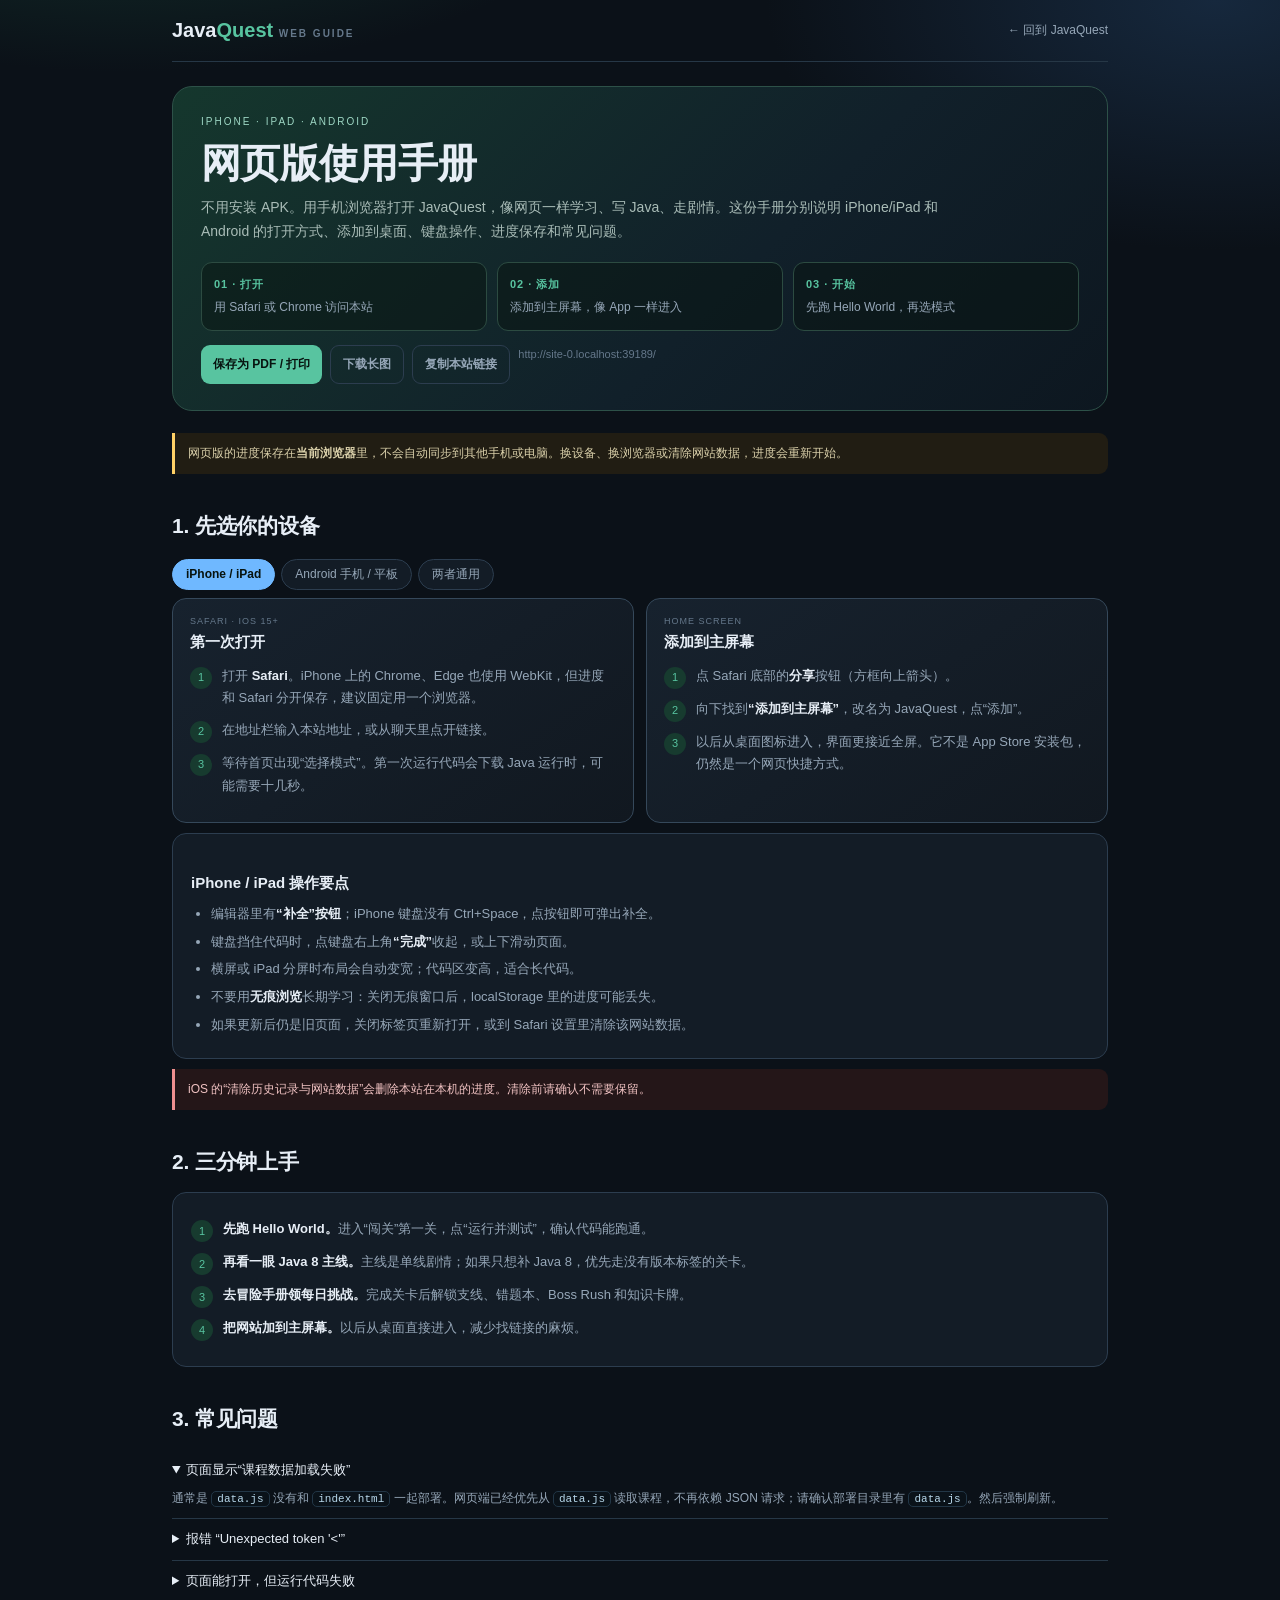
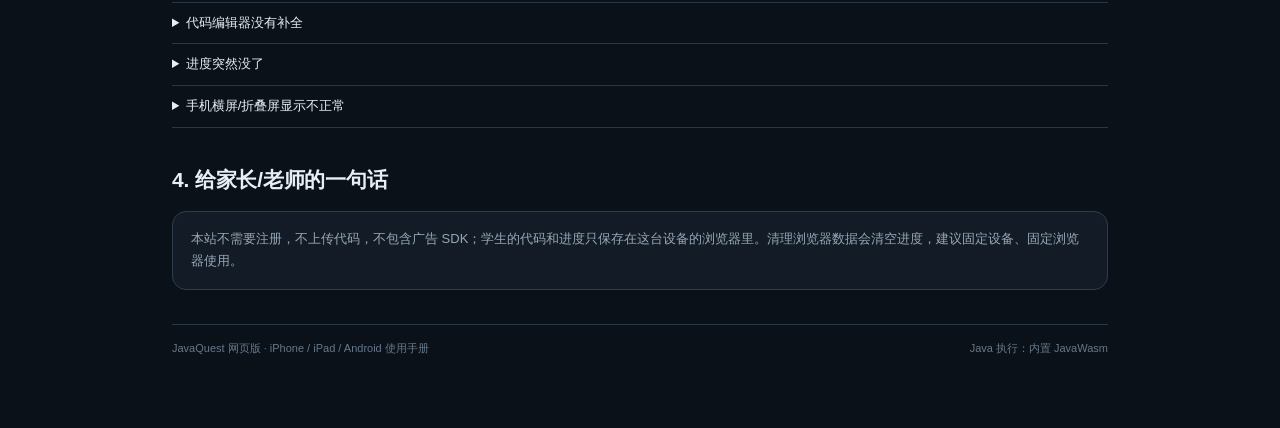
<file: guide.html>
<!doctype html>
<html lang="zh-CN">
<head>
<meta charset="utf-8">
<meta name="viewport" content="width=device-width, initial-scale=1, viewport-fit=cover">
<meta name="theme-color" content="#0b1118">
<title>JavaQuest 网页版 · iPhone / iPad / Android 使用手册</title>
<style>
:root{--bg:#0b1118;--surface:#131c26;--surface2:#182432;--border:#2c3d4f;--text:#e7eef6;--muted:#96a7b8;--dim:#65788b;--accent:#58c4a0;--blue:#6fb8ff;--purple:#c792ea;--yellow:#ffd166;--red:#ef8f8f}
*{box-sizing:border-box}html{scroll-behavior:smooth}body{margin:0;background:radial-gradient(1000px 500px at 10% -10%,#153b32 0,transparent 55%),radial-gradient(900px 500px at 95% 0,#16283d 0,transparent 50%),var(--bg);color:var(--text);font:15px/1.75 -apple-system,BlinkMacSystemFont,"Segoe UI","Microsoft YaHei",sans-serif}
a{color:var(--blue);text-decoration:none}a:hover{text-decoration:underline}
.wrap{max-width:980px;margin:0 auto;padding:0 22px 70px}
.top{display:flex;align-items:center;gap:16px;min-height:62px;border-bottom:1px solid #263746;margin-bottom:24px}
.brand{font-weight:900;font-size:20px;color:var(--text)}.brand b{color:var(--accent)}
.top .back{margin-left:auto;font-size:12px;color:var(--muted)}
.hero{border:1px solid #2d5148;background:linear-gradient(135deg,#15372d,#11202a 60%,#0d1720);border-radius:20px;padding:26px 28px;margin:22px 0}
.kicker{font-size:10px;letter-spacing:2px;color:#9ed7c4}.hero h1{font-size:clamp(26px,4vw,40px);line-height:1.2;margin:8px 0 8px;letter-spacing:-.7px}.hero p{margin:0;color:#a9bcb7;font-size:14px;max-width:760px}
.quick{display:grid;grid-template-columns:repeat(3,1fr);gap:10px;margin:18px 0 0}.quick div{background:rgba(9,20,17,.5);border:1px solid #2c4b41;border-radius:11px;padding:12px}.quick b{display:block;color:var(--accent);font-size:11px;letter-spacing:1px}.quick span{display:block;color:var(--muted);font-size:12px;margin-top:3px}
.toolbar{display:flex;flex-wrap:wrap;gap:8px;margin:14px 0 0}.btn{display:inline-flex;align-items:center;gap:6px;border:0;border-radius:9px;padding:8px 12px;background:var(--accent);color:#07130f;font-weight:800;font-size:12px;cursor:pointer}.btn.ghost{background:transparent;border:1px solid var(--border);color:var(--muted);font-weight:600}.btn:hover{filter:brightness(1.08)}
h2{font-size:21px;margin:34px 0 12px;letter-spacing:-.2px}h3{font-size:15px;margin:20px 0 7px;color:var(--text)}
.card{background:var(--surface);border:1px solid var(--border);border-radius:14px;padding:16px 18px;margin:10px 0}.card p{margin:0 0 8px;color:var(--muted);font-size:13px}.card p:last-child{margin-bottom:0}
.grid{display:grid;grid-template-columns:1fr 1fr;gap:12px}.device{border:1px solid #35485a;background:linear-gradient(145deg,#17222e,#111820);border-radius:14px;padding:15px 17px}.device h3{margin-top:0}.device .tag{font-size:9px;color:var(--dim);letter-spacing:1px}
ol,ul{margin:6px 0 0;padding-left:20px;color:var(--muted);font-size:13px}li{margin:5px 0}li b,li strong{color:var(--text)}
.step{display:flex;gap:10px;margin:9px 0}.step .n{width:22px;height:22px;border-radius:50%;background:#173b2f;color:var(--accent);font-size:11px;display:grid;place-items:center;flex:none;margin-top:2px}.step div{font-size:13px;color:var(--muted)}.step b{color:var(--text)}
.note{border-left:3px solid var(--yellow);background:#211d13;padding:10px 13px;border-radius:0 9px 9px 0;font-size:12px;color:#d9cfa9}.warn{border-left-color:var(--red);background:#241618;color:#f0c2c2}
.tabs{display:flex;gap:6px;margin:14px 0 8px;flex-wrap:wrap}.tabs button{border:1px solid var(--border);background:var(--surface);color:var(--muted);border-radius:999px;padding:6px 13px;font-size:12px;cursor:pointer}.tabs button.active{background:var(--blue);color:#07130f;border-color:var(--blue);font-weight:800}
.tab{display:none}.tab.active{display:block}
table{width:100%;border-collapse:collapse;font-size:12px;margin:8px 0}th,td{text-align:left;vertical-align:top;border-bottom:1px solid #263746;padding:9px 8px}th{color:var(--dim);font-weight:600;font-size:10px;letter-spacing:1px}td{color:var(--muted)}td b{color:var(--text)}
code{background:#0a1219;border:1px solid #223646;border-radius:5px;padding:1px 5px;color:#b7d7ea;font-size:11px}
.faq details{border-bottom:1px solid #263746;padding:9px 0}.faq summary{cursor:pointer;font-size:13px;color:var(--text)}.faq p{font-size:12px;color:var(--muted);margin:6px 0 0}
.footer{border-top:1px solid #263746;margin-top:34px;padding-top:14px;color:var(--dim);font-size:11px;display:flex;justify-content:space-between;gap:14px;flex-wrap:wrap}
.copy{font-size:11px;color:var(--dim)}
@media(max-width:760px){.wrap{padding:0 14px 50px}.top{min-height:54px}.hero{padding:20px 18px}.quick{grid-template-columns:1fr}.grid{grid-template-columns:1fr}.hero h1{font-size:27px}}
@media print{body{background:#fff;color:#111;font-size:11pt}.top,.toolbar,.tabs{display:none}.hero{background:#f2f7f5;border-color:#9cc;color:#111}.hero p,.kicker{color:#333}.quick div{background:#f7faf9;border-color:#ccd}.card,.device{border-color:#ccc;background:#fff}.tab{display:block!important}.tab::before{content:attr(data-print);display:block;font-weight:800;color:#111;margin-top:12px}.tabs{display:none}h2{page-break-after:avoid}.footer{color:#555}a{color:#155}}
</style>
</head>
<body>
<div class="wrap">
  <div class="top"><div class="brand">Java<b>Quest</b> <span style="font-size:10px;color:var(--dim);letter-spacing:2px">WEB GUIDE</span></div><a class="back" href="index.html">← 回到 JavaQuest</a></div>

  <section class="hero">
    <div class="kicker">IPHONE · IPAD · ANDROID</div>
    <h1>网页版使用手册</h1>
    <p>不用安装 APK。用手机浏览器打开 JavaQuest，像网页一样学习、写 Java、走剧情。这份手册分别说明 iPhone/iPad 和 Android 的打开方式、添加到桌面、键盘操作、进度保存和常见问题。</p>
    <div class="quick">
      <div><b>01 · 打开</b><span>用 Safari 或 Chrome 访问本站</span></div>
      <div><b>02 · 添加</b><span>添加到主屏幕，像 App 一样进入</span></div>
      <div><b>03 · 开始</b><span>先跑 Hello World，再选模式</span></div>
    </div>
    <div class="toolbar">
      <button class="btn" onclick="window.print()">保存为 PDF / 打印</button>
      <a class="btn ghost" href="guide.png" download="JavaQuest-Web-Guide.png">下载长图</a>
      <button class="btn ghost" id="copy-link">复制本站链接</button>
      <span class="copy" id="site-url"></span>
    </div>
  </section>

  <div class="note">网页版的进度保存在<b>当前浏览器</b>里，不会自动同步到其他手机或电脑。换设备、换浏览器或清除网站数据，进度会重新开始。</div>

  <h2>1. 先选你的设备</h2>
  <div class="tabs">
    <button class="active" data-tab="ios">iPhone / iPad</button>
    <button data-tab="android">Android 手机 / 平板</button>
    <button data-tab="both">两者通用</button>
  </div>

  <section class="tab active" id="tab-ios" data-print="iPhone / iPad">
    <div class="grid">
      <div class="device">
        <div class="tag">SAFARI · IOS 15+</div>
        <h3>第一次打开</h3>
        <div class="step"><span class="n">1</span><div>打开 <b>Safari</b>。iPhone 上的 Chrome、Edge 也使用 WebKit，但进度和 Safari 分开保存，建议固定用一个浏览器。</div></div>
        <div class="step"><span class="n">2</span><div>在地址栏输入本站地址，或从聊天里点开链接。</div></div>
        <div class="step"><span class="n">3</span><div>等待首页出现“选择模式”。第一次运行代码会下载 Java 运行时，可能需要十几秒。</div></div>
      </div>
      <div class="device">
        <div class="tag">HOME SCREEN</div>
        <h3>添加到主屏幕</h3>
        <div class="step"><span class="n">1</span><div>点 Safari 底部的<b>分享</b>按钮（方框向上箭头）。</div></div>
        <div class="step"><span class="n">2</span><div>向下找到<b>“添加到主屏幕”</b>，改名为 JavaQuest，点“添加”。</div></div>
        <div class="step"><span class="n">3</span><div>以后从桌面图标进入，界面更接近全屏。它不是 App Store 安装包，仍然是一个网页快捷方式。</div></div>
      </div>
    </div>
    <div class="card">
      <h3>iPhone / iPad 操作要点</h3>
      <ul>
        <li>编辑器里有<b>“补全”按钮</b>；iPhone 键盘没有 Ctrl+Space，点按钮即可弹出补全。</li>
        <li>键盘挡住代码时，点键盘右上角<b>“完成”</b>收起，或上下滑动页面。</li>
        <li>横屏或 iPad 分屏时布局会自动变宽；代码区变高，适合长代码。</li>
        <li>不要用<b>无痕浏览</b>长期学习：关闭无痕窗口后，localStorage 里的进度可能丢失。</li>
        <li>如果更新后仍是旧页面，关闭标签页重新打开，或到 Safari 设置里清除该网站数据。</li>
      </ul>
    </div>
    <div class="note warn">iOS 的“清除历史记录与网站数据”会删除本站在本机的进度。清除前请确认不需要保留。</div>
  </section>

  <section class="tab" id="tab-android" data-print="Android">
    <div class="grid">
      <div class="device">
        <div class="tag">CHROME · ANDROID 10+</div>
        <h3>第一次打开</h3>
        <div class="step"><span class="n">1</span><div>用 <b>Chrome</b> 或 Edge 打开本站。建议固定用一个浏览器，避免进度分散。</div></div>
        <div class="step"><span class="n">2</span><div>等待首页加载。若只看到加载页，先检查网络，再刷新一次。</div></div>
        <div class="step"><span class="n">3</span><div>进入“闯关”或“自由编程”，运行第一个 Hello World。</div></div>
      </div>
      <div class="device">
        <div class="tag">HOME SCREEN / INSTALL</div>
        <h3>添加到主屏幕</h3>
        <div class="step"><span class="n">1</span><div>点 Chrome 右上角<b>三个点</b>。</div></div>
        <div class="step"><span class="n">2</span><div>选择<b>“添加到主屏幕”</b>或<b>“安装应用”</b>（不同版本文字不同）。</div></div>
        <div class="step"><span class="n">3</span><div>确认名称后添加。以后从桌面图标打开，仍然是同一个网页站点。</div></div>
      </div>
    </div>
    <div class="card">
      <h3>Android 操作要点</h3>
      <ul>
        <li>编辑器有行号、语法高亮和<b>“补全”按钮</b>；外接键盘可以用 Ctrl+Space 或 Cmd+Space。</li>
        <li>系统返回键可能直接退出网页，而不是返回上一关；优先使用页面里的<b>“← 返回”</b>。</li>
        <li>分屏、折叠屏展开时布局会重排；如果代码区太窄，横屏或全屏浏览器。</li>
        <li>Chrome 的“清除浏览数据”会删除本站进度；只清缓存通常不会，但清“网站数据”会。</li>
        <li>省电模式或后台限制可能导致首次 Java 运行时下载变慢，建议在 Wi-Fi 下第一次运行。</li>
      </ul>
    </div>
    <div class="note warn">Android 的“无痕模式”不适合长期学习：关闭标签页后，本站保存的进度不会保留。</div>
  </section>

  <section class="tab" id="tab-both" data-print="iPhone / iPad / Android 通用">
    <div class="card">
      <h3>网页版里有什么</h3>
      <ul>
        <li><b>闯关模式：</b>100 个教程关卡，运行代码后自动测试。</li>
        <li><b>剧情模式：</b>30 个故事，1–3 段限时编程，8–9 个结局；故事树只显示你走到过的节点。</li>
        <li><b>Java 8 主线：</b>84 关单线剧情，按课程顺序推进。</li>
        <li><b>自由编程：</b>自己写 Java，支持标准输入和错误输出。</li>
        <li><b>冒险手册：</b>每日挑战、Boss Rush、错题本、知识卡牌、成就墙和代码宠物。</li>
      </ul>
    </div>
    <div class="card">
      <h3>代码运行说明</h3>
      <p>Java 代码在浏览器内执行，不上传服务器。Java 编译器随页面一起打包在网站里，不需要访问 CheerpJ CDN；第一次编译会加载本地 JavaWasm 资源，因此<b>首次会慢</b>，之后通常更快。</p>
      <p>如果运行按钮一直转圈，先确认站点的 <code>vendor/java-wasm</code> 文件完整，再刷新重试。</p>
    </div>
    <div class="card">
      <h3>进度和隐私</h3>
      <ul>
        <li>进度、代码、结局、成就保存在当前浏览器的 <code>localStorage</code>。</li>
        <li>没有账号系统，不上传代码，不收集统计。</li>
        <li>换手机、换浏览器、清除网站数据都会丢失进度，且无法自动恢复。</li>
        <li>首页底部的“清空本地进度”会删除全部本地记录，操作不可撤销。</li>
      </ul>
    </div>
  </section>

  <h2>2. 三分钟上手</h2>
  <div class="card">
    <div class="step"><span class="n">1</span><div><b>先跑 Hello World。</b>进入“闯关”第一关，点“运行并测试”，确认代码能跑通。</div></div>
    <div class="step"><span class="n">2</span><div><b>再看一眼 Java 8 主线。</b>主线是单线剧情；如果只想补 Java 8，优先走没有版本标签的关卡。</div></div>
    <div class="step"><span class="n">3</span><div><b>去冒险手册领每日挑战。</b>完成关卡后解锁支线、错题本、Boss Rush 和知识卡牌。</div></div>
    <div class="step"><span class="n">4</span><div><b>把网站加到主屏幕。</b>以后从桌面直接进入，减少找链接的麻烦。</div></div>
  </div>

  <h2>3. 常见问题</h2>
  <div class="faq">
    <details open><summary>页面显示“课程数据加载失败”</summary><p>通常是 <code>data.js</code> 没有和 <code>index.html</code> 一起部署。网页端已经优先从 <code>data.js</code> 读取课程，不再依赖 JSON 请求；请确认部署目录里有 <code>data.js</code>。然后强制刷新。</p></details>
    <details><summary>报错 “Unexpected token '<'”</summary><p>这是把 404 HTML 当成 JSON 解析的旧问题。新版应加载 <code>data.js</code>；如果仍出现，说明线上还是旧文件，重新部署并清缓存。</p></details>
    <details><summary>页面能打开，但运行代码失败</summary><p>先确认站点的 <code>vendor/java-wasm</code> 目录完整；首次加载本地 JavaWasm 需要几秒钟。若仍失败，关闭内容拦截器后刷新重试。</p></details>
    <details><summary>代码编辑器没有补全</summary><p>点编辑器右上角的“补全”按钮；外接键盘可用 Ctrl+Space 或 Cmd+Space。若按钮提示组件未加载，检查网络后刷新。</p></details>
    <details><summary>进度突然没了</summary><p>可能是清除了浏览器网站数据、使用了无痕模式，或换了浏览器/设备。本站没有账号同步，无法从服务器恢复。</p></details>
    <details><summary>手机横屏/折叠屏显示不正常</summary><p>先旋转屏幕或重新进入页面；代码区会随宽度变化。若仍异常，请反馈机型、系统版本和浏览器版本。</p></details>
  </div>

  <h2>4. 给家长/老师的一句话</h2>
  <div class="card"><p>本站不需要注册，不上传代码，不包含广告 SDK；学生的代码和进度只保存在这台设备的浏览器里。清理浏览器数据会清空进度，建议固定设备、固定浏览器使用。</p></div>

  <div class="footer"><span>JavaQuest 网页版 · iPhone / iPad / Android 使用手册</span><span>Java 执行：内置 JavaWasm</span></div>
</div>
<script>
  const site = location.origin + location.pathname.replace(/[^/]*$/, '');
  document.getElementById('site-url').textContent = site;
  document.getElementById('copy-link').onclick = async () => {
    try { await navigator.clipboard.writeText(site); document.getElementById('copy-link').textContent = '已复制'; }
    catch { prompt('复制本站链接', site); }
  };
  document.querySelectorAll('[data-tab]').forEach(b => b.onclick = () => {
    document.querySelectorAll('[data-tab]').forEach(x => x.classList.toggle('active', x === b));
    document.querySelectorAll('.tab').forEach(x => x.classList.toggle('active', x.id === 'tab-' + b.dataset.tab));
  });
</script>
</body>
</html>
</file>
